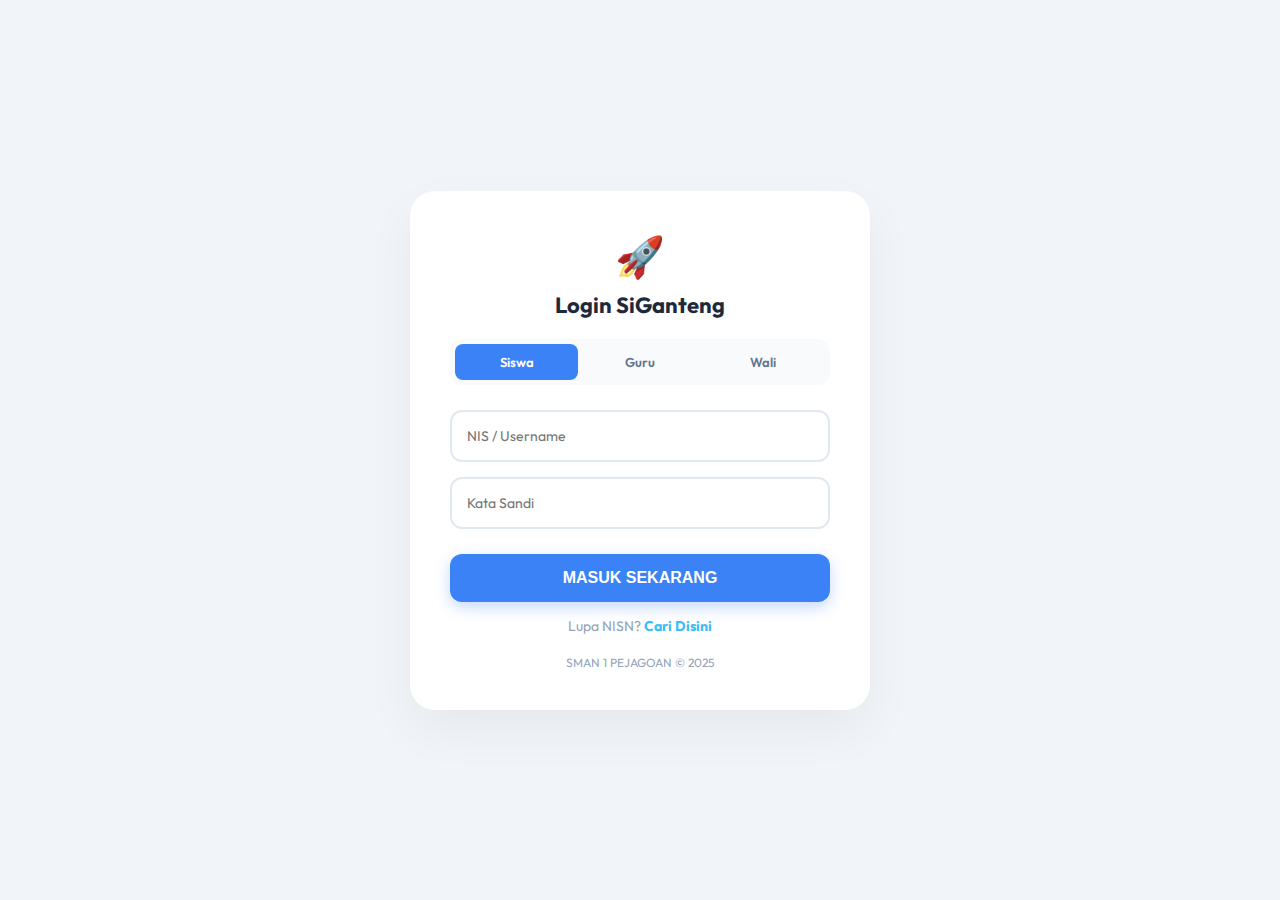
<file: index.html>
<!DOCTYPE html>
<html lang="id">
<head>
    <meta charset="UTF-8">
    <meta name="viewport" content="width=device-width, initial-scale=1.0">
    <title>Masuk - SiGanteng</title>
    <link href="https://fonts.googleapis.com/css2?family=Outfit:wght@300;400;600;700&display=swap" rel="stylesheet">
    <style>
        body { font-family: 'Outfit', sans-serif; background: #f1f5f9; display: flex; justify-content: center; align-items: center; height: 100vh; margin: 0; }
        .login-card { background: white; padding: 40px; border-radius: 25px; box-shadow: 0 20px 50px rgba(0,0,0,0.05); width: 100%; max-width: 380px; text-align: center; }
        .logo { font-size: 40px; margin-bottom: 10px; }
        h3 { margin: 0 0 20px; color: #1e293b; font-size: 22px; }
        
        .tab-group { display: flex; margin-bottom: 25px; background: #f8fafc; padding: 5px; border-radius: 12px; }
        .tab { flex: 1; padding: 10px; border-radius: 8px; cursor: pointer; font-size: 13px; font-weight: 600; color: #64748b; transition: 0.3s; }
        .tab.active { background: #3b82f6; color: white; shadow: 0 2px 10px rgba(59, 130, 246, 0.3); }

        input { width: 100%; padding: 15px; margin-bottom: 15px; border: 2px solid #e2e8f0; border-radius: 12px; box-sizing: border-box; font-family: inherit; font-size: 14px; outline: none; transition: 0.3s; }
        input:focus { border-color: #3b82f6; }
        
        button { width: 100%; padding: 15px; background: #3b82f6; color: white; border: none; border-radius: 12px; font-weight: 700; cursor: pointer; font-size: 16px; margin-top: 10px; transition: 0.3s; box-shadow: 0 5px 15px rgba(59, 130, 246, 0.3); }
        button:hover { background: #2563eb; transform: translateY(-2px); }
        
        .footer { margin-top: 20px; font-size: 12px; color: #94a3b8; }
    </style>
</head>
<body>
    <div class="login-card">
        <div class="logo">🚀</div>
        <h3>Login SiGanteng</h3>
        
        <div class="tab-group">
            <div class="tab active" onclick="pilihRole('siswa')">Siswa</div>
            <div class="tab" onclick="pilihRole('admin')">Guru</div>
            <div class="tab" onclick="pilihRole('wali')">Wali</div>
        </div>

        <form onsubmit="prosesLogin(event)">
            <input type="text" id="username" placeholder="NIS / Username" required>
            <input type="password" id="password" placeholder="Kata Sandi" required>
            <button type="submit" id="btn-login">MASUK SEKARANG</button>
        </form>
        <div style="text-align: center; margin-top: 15px;">
    <p style="color: #94a3b8; font-size: 14px;">
        Lupa NISN? 
        <a href="cek_nisn.html" style="color: #38bdf8; font-weight: bold; text-decoration: none;">Cari Disini</a>
    </p>
</div>

        <div class="footer">SMAN 1 PEJAGOAN © 2025</div>
    </div>

    <script src="./assets/js/data_sekolah.js"></script>
    
    <script>
        let roleAktif = 'siswa';

        // Cek apakah file data_sekolah.js sudah terhubung
        if (typeof dataSiswa === 'undefined') {
            alert("⚠️ PERINGATAN: File 'assets/js/data_sekolah.js' belum ditemukan atau kosong! Aplikasi tidak bisa berjalan.");
        }

        function pilihRole(role) {
            roleAktif = role;
            document.querySelectorAll('.tab').forEach(t => t.classList.remove('active'));
            event.target.classList.add('active');
            
            const userPlaceholders = {
                'siswa': 'Masukkan NIS / Username',
                'admin': 'Username Guru',
                'wali': 'NIS Anak'
            };
            document.getElementById('username').placeholder = userPlaceholders[role];
        }

        function prosesLogin(e) {
            e.preventDefault();
            const u = document.getElementById('username').value.trim(); // Hapus spasi ngga sengaja
            const p = document.getElementById('password').value.trim();
            const btn = document.getElementById('btn-login');

            btn.innerText = "Memeriksa...";
            
            setTimeout(() => {
                let userFound = null;

                // 1. LOGIKA LOGIN GURU / ADMIN
                if (roleAktif === 'admin') {
                    // Cek di array dataAdmin (Pastikan ada di data_sekolah.js)
                    if (typeof dataAdmin !== 'undefined') {
                        userFound = dataAdmin.find(d => d.username === u && d.password === p);
                    }
                    // Fallback manual kalau dataAdmin belum dibuat
                    if (!userFound && u === 'admin' && p === '123') {
                        userFound = { nama: 'Administrator', role: 'admin', username: 'admin' };
                    }
                } 
                // 2. LOGIKA LOGIN SISWA
                else if (roleAktif === 'siswa') {
                    // Cek username (NIS) & Password
                    userFound = dataSiswa.find(d => d.username === u && d.password === p);
                }
                // 3. LOGIKA LOGIN WALI
                else if (roleAktif === 'wali') {
                    // Wali login pakai NIS anak, password default 'wali' atau '123'
                    // Disini kita cari data anaknya
                    const anak = dataSiswa.find(d => d.username === u);
                    if (anak && (p === 'wali' || p === '123')) {
                        userFound = { ...anak, role: 'wali' }; // Pinjam data anak, ganti role jadi wali
                    }
                }

                // EKSEKUSI HASIL
                if (userFound) {
                    // Simpan data lengkap user ke memori browser
                    localStorage.setItem('userLoggedIn', JSON.stringify(userFound));
                    
                    // Arahkan ke halaman sesuai peran
                    if (roleAktif === 'siswa') window.location.replace('Dasbor_Siswa.html');
                    else if (roleAktif === 'admin') window.location.replace('Dasbor_Guru.html');
                    else window.location.replace('Dasbor_Wali.html');
                } else {
                    alert("❌ Login Gagal!\nPeriksa Username & Password Anda.");
                    btn.innerText = "MASUK SEKARANG";
                }
            }, 500); // Efek loading dikit
        }
    </script>
</body>
</html>
</file>
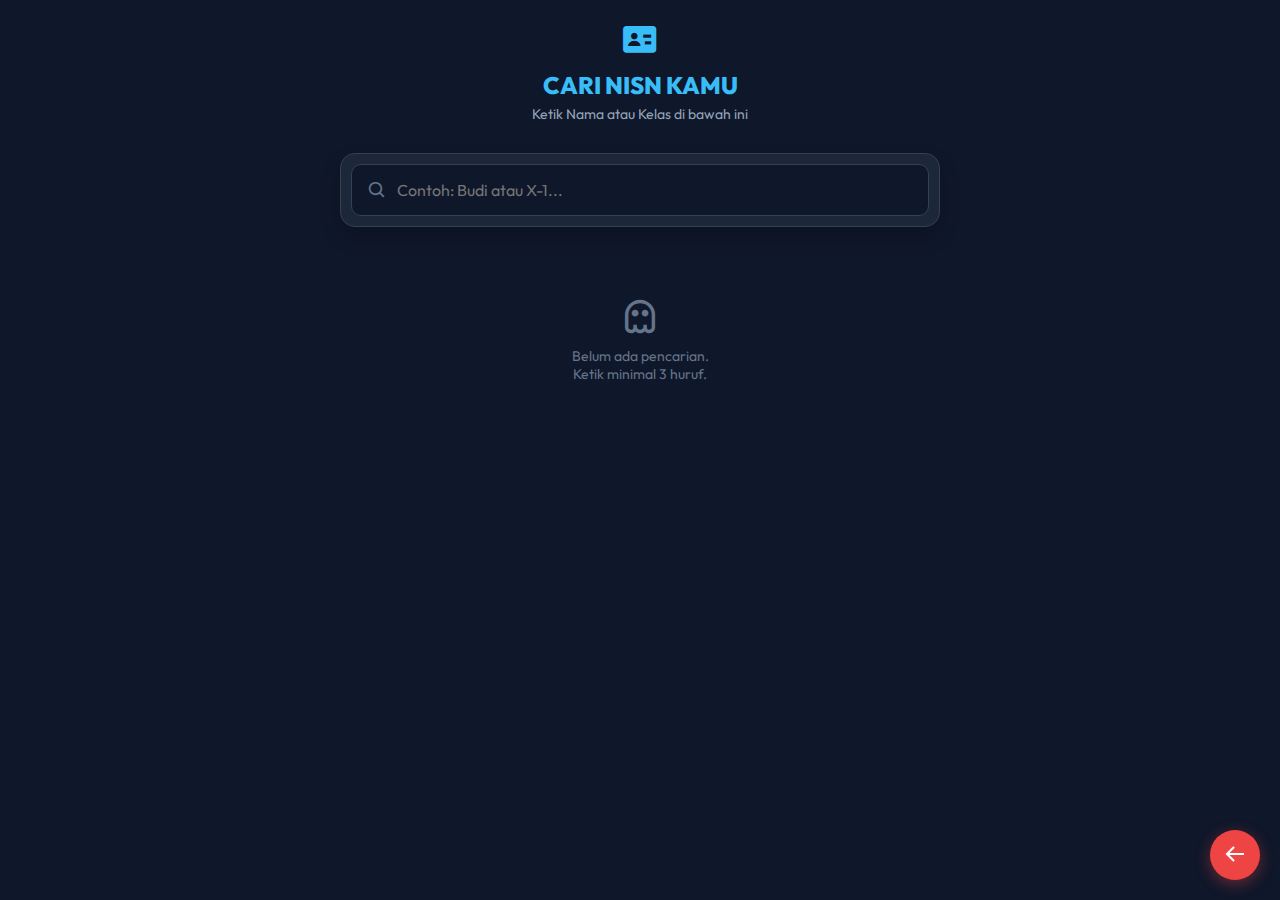
<file: (cek_nisn.html>
<!DOCTYPE html>
<html lang="id">
<head>
    <meta charset="UTF-8">
    <meta name="viewport" content="width=device-width, initial-scale=1.0">
    <title>Cari NISN - Si Ganteng</title>
    <link href="https://fonts.googleapis.com/css2?family=Outfit:wght@300;400;600;700&display=swap" rel="stylesheet">
    <link href='https://unpkg.com/boxicons@2.1.4/css/boxicons.min.css' rel='stylesheet'>
    <style>
        /* TEMA GELAP FUTURISTIK */
        body { margin:0; font-family: 'Outfit', sans-serif; background: #0f172a; color: white; display:flex; flex-direction:column; min-height:100vh; padding:20px; box-sizing:border-box; }
        
        .container { max-width: 600px; margin: 0 auto; width: 100%; }
        
        .header { text-align: center; margin-bottom: 30px; }
        .header h2 { margin: 0; color: #38bdf8; font-weight: 800; font-size: 24px; }
        .header p { margin: 5px 0 0; color: #94a3b8; font-size: 14px; }

        /* SEARCH BAR */
        .search-box { position: sticky; top: 10px; z-index: 10; background: rgba(30, 41, 59, 0.9); backdrop-filter: blur(5px); padding: 10px; border-radius: 15px; border: 1px solid #334155; box-shadow: 0 10px 20px rgba(0,0,0,0.2); }
        .input-group { display: flex; align-items: center; background: #0f172a; border-radius: 10px; padding: 5px 15px; border: 1px solid #334155; }
        .input-group i { font-size: 20px; color: #64748b; margin-right: 10px; }
        .input-group input { background: transparent; border: none; color: white; width: 100%; padding: 10px 0; font-family: inherit; font-size: 16px; outline: none; }

        /* HASIL PENCARIAN */
        .result-list { margin-top: 20px; display: flex; flex-direction: column; gap: 10px; }
        .card-siswa { background: #1e293b; padding: 15px; border-radius: 12px; border: 1px solid rgba(255,255,255,0.05); display: flex; justify-content: space-between; align-items: center; transition: 0.2s; }
        .card-siswa:active { transform: scale(0.98); background: #334155; }
        
        .info h3 { margin: 0; font-size: 16px; font-weight: 600; color: #e2e8f0; }
        .info span { font-size: 12px; background: rgba(56, 189, 248, 0.1); color: #38bdf8; padding: 2px 8px; border-radius: 4px; margin-top: 5px; display: inline-block; font-weight: 600; }
        
        .btn-copy { background: #3b82f6; color: white; border: none; padding: 8px 12px; border-radius: 8px; font-weight: 700; cursor: pointer; font-size: 12px; display: flex; align-items: center; gap: 5px; }
        .btn-copy.copied { background: #10b981; }

        .empty-state { text-align: center; color: #64748b; margin-top: 50px; font-size: 14px; }
        
        /* TOMBOL KEMBALI */
        .fab-back { position: fixed; bottom: 20px; right: 20px; background: #ef4444; color: white; width: 50px; height: 50px; border-radius: 50%; display: flex; align-items: center; justify-content: center; font-size: 24px; box-shadow: 0 4px 15px rgba(239, 68, 68, 0.4); text-decoration: none; z-index: 20; }
    </style>
</head>
<body>

    <div class="container">
        <div class="header">
            <i class='bx bxs-id-card' style="font-size: 40px; color: #38bdf8; margin-bottom: 10px;"></i>
            <h2>CARI NISN KAMU</h2>
            <p>Ketik Nama atau Kelas di bawah ini</p>
        </div>

        <div class="search-box">
            <div class="input-group">
                <i class='bx bx-search'></i>
                <input type="text" id="input-cari" placeholder="Contoh: Budi atau X-1..." onkeyup="cariSiswa()">
            </div>
        </div>

        <div class="result-list" id="hasil-cari">
            <div class="empty-state">
                <i class='bx bx-ghost' style="font-size: 40px; margin-bottom:10px;"></i><br>
                Belum ada pencarian.<br>Ketik minimal 3 huruf.
            </div>
        </div>
    </div>

    <a href="index.html" class="fab-back"><i class='bx bx-arrow-back'></i></a>

    <script src="./assets/js/data_sekolah.js"></script>
    
    <script>
        function cariSiswa() {
            const input = document.getElementById('input-cari').value.toLowerCase();
            const container = document.getElementById('hasil-cari');
            
            // Biar gak berat, cari kalau udah ketik 3 huruf
            if(input.length < 3) {
                container.innerHTML = `
                    <div class="empty-state">
                        <i class='bx bx-loader-circle' style="font-size: 24px;"></i><br>
                        Ketik minimal 3 huruf...
                    </div>`;
                return;
            }

            // Filter Data dari data_sekolah.js
            // (Pastikan dataSiswa ada isinya)
            if(typeof dataSiswa === 'undefined') {
                container.innerHTML = '<p style="text-align:center; color:red">Data Siswa Tidak Ditemukan!</p>';
                return;
            }

            const hasil = dataSiswa.filter(s => 
                s.nama.toLowerCase().includes(input) || 
                s.kelas.toLowerCase().includes(input) ||
                s.username.includes(input)
            );

            // Render Hasil
            container.innerHTML = '';
            
            if(hasil.length === 0) {
                container.innerHTML = '<div class="empty-state">Siswa tidak ditemukan 😔</div>';
                return;
            }

            // Batasi tampilan cuma 20 biar gak lag kalau kebanyakan
            hasil.slice(0, 20).forEach(s => {
                // Buat elemen
                const div = document.createElement('div');
                div.className = 'card-siswa';
                div.innerHTML = `
                    <div class="info">
                        <h3>${s.nama}</h3>
                        <span>${s.kelas}</span>
                        <div style="font-size:12px; color:#94a3b8; margin-top:2px;">NISN: <b>${s.username}</b></div>
                    </div>
                    <button class="btn-copy" onclick="copyText('${s.username}', this)">
                        <i class='bx bx-copy'></i> Salin
                    </button>
                `;
                container.appendChild(div);
            });
        }

        // Fitur Copy
        function copyText(text, btn) {
            navigator.clipboard.writeText(text).then(() => {
                const oriHTML = btn.innerHTML;
                btn.innerHTML = "<i class='bx bx-check'></i> Disalin";
                btn.classList.add('copied');
                
                // Balikin tombol setelah 1.5 detik
                setTimeout(() => {
                    btn.innerHTML = "<i class='bx bx-copy'></i> Salin";
                    btn.classList.remove('copied');
                }, 1500);
            });
        }
    </script>

</body>
</html>
</file>
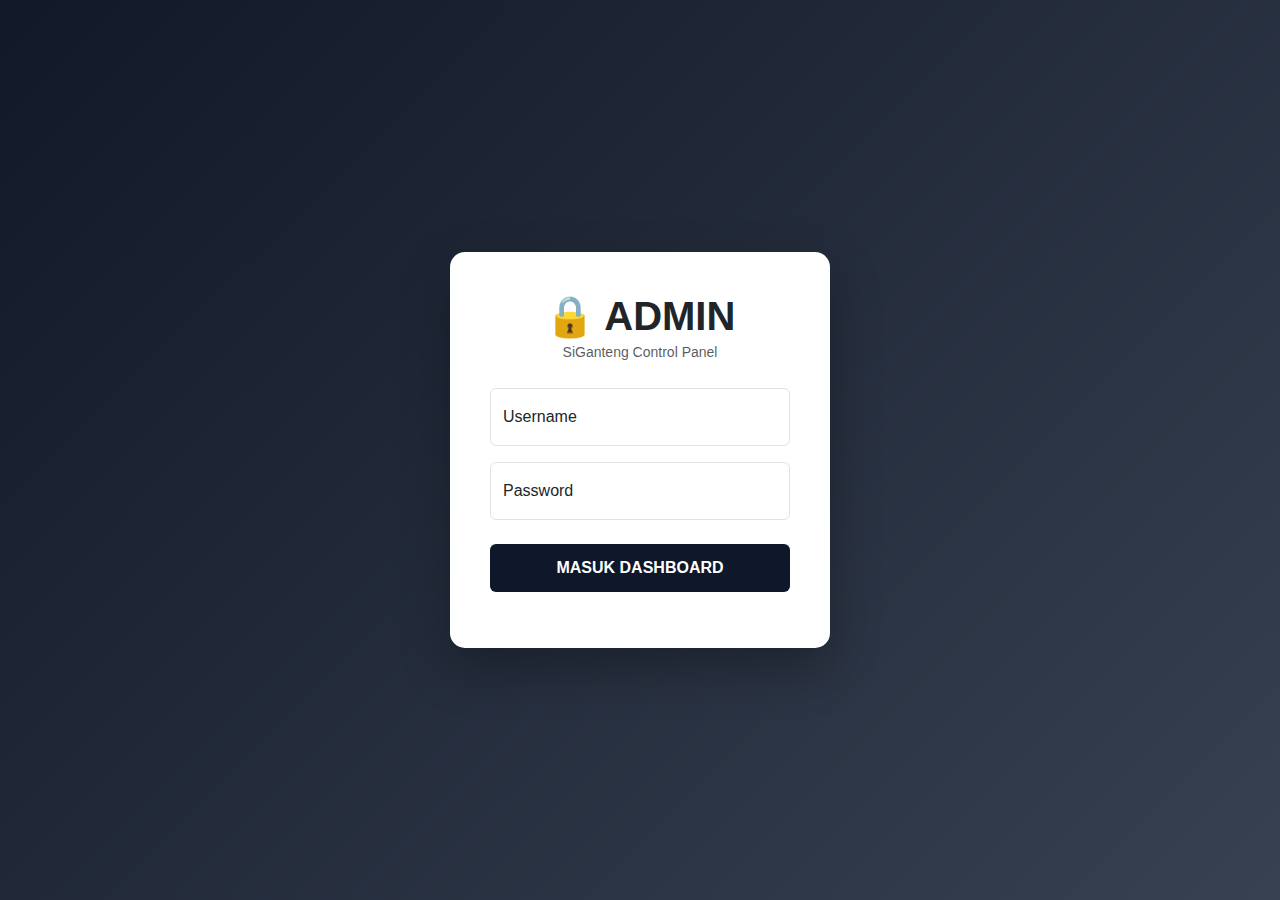
<file: dashboard_guru.html>
<script>
    // 1. GEMBOK KEAMANAN (Cek apakah Admin sudah login?)
    if (localStorage.getItem('admin_token') !== 'RAHASIA_NEGARA_SMAN1') {
        alert("Akses Ditolak! Harap Login dulu.");
        window.location.href = 'login_admin.html';
    }
</script>

<!DOCTYPE html>
<html lang="id">
<head>
    <meta charset="UTF-8">
    <meta name="viewport" content="width=device-width, initial-scale=1.0">
    <title>Admin & BK - SiGanteng</title>
    <link href="https://fonts.googleapis.com/css2?family=Outfit:wght@300;400;600;700;800&display=swap" rel="stylesheet">
    <link href='https://unpkg.com/boxicons@2.1.4/css/boxicons.min.css' rel='stylesheet'>
    
    <style>
        /* CSS LAYOUT (TIDAK BERUBAH) */
        body { margin: 0; font-family: 'Outfit', sans-serif; background-color: #f1f5f9; display: flex; height: 100vh; overflow: hidden; color: #1e293b; }
        .sidebar { width: 260px; background: linear-gradient(180deg, #0f172a 0%, #1e293b 100%); color: white; display: flex; flex-direction: column; padding: 25px; flex-shrink: 0; }
        .logo { font-size: 24px; font-weight: 800; color: #38bdf8; margin-bottom: 40px; border-bottom: 1px solid #334155; padding-bottom: 20px; text-align: center; letter-spacing: 1px; }
        .menu-item { text-decoration: none; color: #94a3b8; padding: 15px; margin-bottom: 8px; border-radius: 12px; transition: 0.3s; display: flex; align-items: center; gap: 10px; font-size: 14px; font-weight: 600; cursor: pointer; }
        .menu-item:hover, .menu-item.aktif { background-color: rgba(255,255,255,0.1); color: white; }
        .menu-logout { margin-top: auto; color: #ef4444; background: rgba(239, 68, 68, 0.1); }
        .konten-utama { flex: 1; padding: 30px; overflow-y: auto; display: flex; flex-direction: column; }
        .header-atas { background: white; padding: 20px 30px; border-radius: 20px; display: flex; justify-content: space-between; align-items: center; margin-bottom: 20px; box-shadow: 0 4px 20px rgba(0,0,0,0.03); }
        
        /* DASHBOARD */
        #view-harian { display: block; }
        .grid-stats { display: grid; grid-template-columns: repeat(4, 1fr); gap: 20px; margin-bottom: 30px; }
        .card-stat { background: white; padding: 25px; border-radius: 20px; box-shadow: 0 4px 15px rgba(0,0,0,0.03); border-bottom: 4px solid #e2e8f0; }
        .stat-hijau { border-color: #10b981; } .stat-merah { border-color: #ef4444; } .stat-kuning { border-color: #f59e0b; }
        .angka { font-size: 32px; font-weight: 800; color: #0f172a; margin: 5px 0 0; }
        
        .mbg-section { background: white; padding: 25px; border-radius: 20px; margin-bottom: 30px; border: 1px solid #e2e8f0; }
        .mbg-title { display: flex; align-items: center; justify-content: space-between; margin-bottom: 20px; border-bottom: 1px solid #f1f5f9; padding-bottom: 15px; }
        .grid-mbg { display: grid; grid-template-columns: repeat(3, 1fr); gap: 20px; }
        .btn-mbg { padding: 20px; border-radius: 15px; border: none; color: white; cursor: pointer; text-align: left; display: flex; justify-content: space-between; align-items: center; transition: 0.2s; box-shadow: 0 4px 10px rgba(0,0,0,0.1); }
        .btn-mbg:hover { transform: translateY(-3px); box-shadow: 0 8px 20px rgba(0,0,0,0.15); }
        .mbg-x { background: linear-gradient(135deg, #3b82f6, #2563eb); }
        .mbg-xi { background: linear-gradient(135deg, #10b981, #059669); }
        .mbg-xii { background: linear-gradient(135deg, #f59e0b, #d97706); }

        .grid-kelas { display: grid; grid-template-columns: repeat(auto-fill, minmax(180px, 1fr)); gap: 15px; }
        .card-kelas { background: white; padding: 20px; border-radius: 15px; text-align: center; cursor: pointer; border: 1px solid #f1f5f9; transition: 0.2s; box-shadow: 0 2px 5px rgba(0,0,0,0.02); }
        .card-kelas:hover { transform: translateY(-3px); box-shadow: 0 10px 20px rgba(0,0,0,0.05); border-color: #3b82f6; }

        /* REKAP & PREVIEW */
        #view-rekap, #view-preview-mbg { display: none; background: white; padding: 25px; border-radius: 20px; box-shadow: 0 4px 20px rgba(0,0,0,0.03); flex: 1; overflow: hidden; flex-direction: column; }
        .filter-bar { display: flex; gap: 15px; margin-bottom: 20px; flex-wrap: wrap; background: #f8fafc; padding: 15px; border-radius: 15px; border: 1px solid #e2e8f0; align-items: center; }
        select { padding: 10px 15px; border-radius: 10px; border: 1px solid #cbd5e1; font-family: inherit; font-weight: 600; color: #334155; cursor: pointer; }
        .btn-cari { background: #3b82f6; color: white; border: none; padding: 10px 20px; border-radius: 10px; font-weight: 700; cursor: pointer; }
        .btn-download { background: #10b981; color: white; border: none; padding: 10px 20px; border-radius: 10px; font-weight: 700; cursor: pointer; margin-left: auto; display: flex; align-items: center; gap: 8px; }

        .table-wrapper { flex: 1; overflow: auto; border: 1px solid #e2e8f0; border-radius: 10px; position: relative; }
        table { border-collapse: collapse; width: 100%; font-size: 13px; }
        th, td { padding: 10px; text-align: center; border: 1px solid #e2e8f0; white-space: nowrap; }
        th { background: #f1f5f9; color: #475569; font-weight: 800; position: sticky; top: 0; z-index: 10; }
        .sticky-col { position: sticky; left: 0; background: white; z-index: 5; border-right: 2px solid #e2e8f0; min-width: 150px; text-align: left; padding-left: 15px; }
        th.sticky-col { background: #f1f5f9; z-index: 11; }

        .modal-detail { position: fixed; top:0; left:0; width:100%; height:100%; background:rgba(0,0,0,0.5); display:none; align-items:center; justify-content:center; z-index: 999; }
        .box-detail { background:white; padding:30px; border-radius:20px; width:90%; max-width:800px; max-height:80vh; overflow-y:auto; }

        .bg-hijau { background: #dcfce7; color: #166534; font-weight: bold; }
        .bg-merah { background: #fee2e2; color: #991b1b; font-weight: bold; }
        td[title] { cursor: help; }
        #loading-utama { position:fixed; top:0; left:0; width:100%; height:100%; background:white; z-index:9999; display:flex; justify-content:center; align-items:center; flex-direction:column; }
    </style>
</head>
<body>

    <div id="loading-utama">
        <div class="spinner-border text-primary" style="width: 3rem; height: 3rem;"></div>
        <h3 class="mt-3 fw-bold text-primary">SiGanteng</h3>
        <p class="text-muted">Menyaring Data Siswa...</p>
    </div>

    <div class="sidebar">
        <div class="logo">🚀 SiGanteng</div>
        <div class="menu-item aktif" id="menu-harian" onclick="gantiMenu('harian')">
            <i class='bx bxs-dashboard'></i> Dashboard & MBG
        </div>
        <div class="menu-item" id="menu-rekap" onclick="gantiMenu('rekap')">
            <i class='bx bxs-calendar'></i> Rekap Bulanan
        </div>
        
        <div class="menu-item" onclick="window.open('monitor.html', '_blank')">
            <i class='bx bxs-tv'></i> Buka Layar Monitor
        </div>

        <div class="menu-item menu-logout" onclick="logout()">
            <i class='bx bx-log-out'></i> Keluar
        </div>
    </div>

    <div class="konten-utama">
        <div class="header-atas">
            <div>
                <h2 style="margin:0; font-weight:800;" id="judul-halaman">Dashboard Harian</h2>
                <p style="margin:5px 0 0; color:#64748b; font-size:14px;" id="sub-judul">Pantauan Realtime & Logistik MBG</p>
            </div>
            <div style="font-weight:700; color:#0f172a;" id="jam-real">00:00:00</div>
        </div>

        <div id="view-harian">
            <div class="grid-stats">
                <div class="card-stat stat-hijau">
                    <span style="font-size:12px; color:#64748b; font-weight:700;">TOTAL HADIR</span>
                    <p class="angka" id="stat-hadir">0</p>
                </div>
                <div class="card-stat stat-kuning">
                    <span style="font-size:12px; color:#64748b; font-weight:700;">IZIN / SAKIT</span>
                    <p class="angka" id="stat-izin">0</p>
                </div>
                <div class="card-stat stat-merah">
                    <span style="font-size:12px; color:#64748b; font-weight:700;">BELUM ABSEN</span>
                    <p class="angka" id="stat-alpha">0</p>
                </div>
                <div class="card-stat">
                    <span style="font-size:12px; color:#64748b; font-weight:700;">TOTAL SISWA (UNIK)</span>
                    <p class="angka" id="stat-total">0</p>
                </div>
            </div>

            <div class="mbg-section">
                <div class="mbg-title">
                    <h3 style="margin:0; color:#334155;"><i class='bx bxs-bowl-hot'></i> Laporan Harian Per Angkatan (MBG)</h3>
                    <span style="font-size:12px; color:#ef4444; font-weight:600;">*Data Realtime</span>
                </div>
                <div class="grid-mbg">
                    <button class="btn-mbg mbg-x" onclick="previewAngkatan('X')">
                        <div><h2 style="margin:0;">KELAS X</h2><small>Cetak Laporan Logistik</small></div>
                        <i class='bx bxs-printer' style="font-size:30px; opacity:0.5;"></i>
                    </button>
                    <button class="btn-mbg mbg-xi" onclick="previewAngkatan('XI')">
                        <div><h2 style="margin:0;">KELAS XI</h2><small>Cetak Laporan Logistik</small></div>
                        <i class='bx bxs-printer' style="font-size:30px; opacity:0.5;"></i>
                    </button>
                    <button class="btn-mbg mbg-xii" onclick="previewAngkatan('XII')">
                        <div><h2 style="margin:0;">KELAS XII</h2><small>Cetak Laporan Logistik</small></div>
                        <i class='bx bxs-printer' style="font-size:30px; opacity:0.5;"></i>
                    </button>
                </div>
            </div>

            <h3 style="color:#475569; margin-bottom:15px;">📂 Detail Per Kelas:</h3>
            <div class="grid-kelas" id="grid-kelas-container">
                <p>Memuat data kelas...</p>
            </div>
        </div>

        <div id="view-rekap">
            <div class="filter-bar">
                <select id="pilih-bulan"></select>
                <select id="pilih-tahun"></select>
                <select id="pilih-kelas-rekap"><option value="">-- Pilih Kelas --</option></select>
                <button class="btn-cari" onclick="loadRekapBulanan()">🔍 Tampilkan</button>
                <button class="btn-download" onclick="downloadTable('tabel-rekap', 'REKAP_BULANAN')">
                    <i class='bx bxs-file-export'></i> Download Excel
                </button>
            </div>
            <div class="table-wrapper">
                <table id="tabel-rekap">
                    <thead><tr id="header-row"></tr></thead>
                    <tbody id="body-rekap"><tr><td colspan="35" style="padding:30px;">Pilih filter lalu klik Tampilkan.</td></tr></tbody>
                </table>
            </div>
        </div>

        <div id="view-preview-mbg">
            <div class="filter-bar">
                <h3 style="margin:0; flex:1;" id="judul-preview">Laporan Logistik Kelas X</h3>
                <button class="btn-cari" onclick="kembaliKeDash()" style="background:#64748b;">Kembali</button>
                <button class="btn-download" onclick="downloadTable('tabel-mbg', 'LAPORAN_MBG')">
                    <i class='bx bxs-printer'></i> Print / Download
                </button>
            </div>
            <div class="table-wrapper">
                <table id="tabel-mbg" style="min-width: 100%;">
                    <thead>
                        <tr style="background:#f1f5f9;">
                            <th>No</th>
                            <th style="text-align:left;">Nama Kelas</th>
                            <th>Total Siswa</th>
                            <th class="bg-hijau">Hadir (Jatah Makan)</th>
                            <th class="bg-merah">Tidak Hadir (Sisa)</th>
                        </tr>
                    </thead>
                    <tbody id="body-mbg"></tbody>
                </table>
            </div>
        </div>

        <div class="modal-detail" id="modal-detail">
            <div class="box-detail">
                <div style="display:flex; justify-content:space-between; margin-bottom:20px;">
                    <h2 style="margin:0;" id="judul-modal">Detail Kelas</h2>
                    <button onclick="tutupModal()" style="background:#ef4444; color:white; border:none; padding:5px 15px; border-radius:5px; cursor:pointer;">Tutup</button>
                </div>
                <p class="small text-muted mb-3">*Jika ada nama ganda, cek NISN-nya.</p>
                <table style="min-width:100%;">
                    <thead>
                        <tr style="background:#f1f5f9;">
                            <th>No</th>
                            <th>NISN</th>
                            <th>Nama Siswa</th>
                            <th>Status</th>
                            <th>Jam Masuk</th>
                            <th>Keterangan</th>
                        </tr>
                    </thead>
                    <tbody id="body-detail-harian"></tbody>
                </table>
            </div>
        </div>

    </div>

    <script type="module">
        import { initializeApp } from "https://www.gstatic.com/firebasejs/10.12.0/firebase-app.js";
        import { getFirestore, collection, query, where, getDocs, orderBy, onSnapshot } from "https://www.gstatic.com/firebasejs/10.12.0/firebase-firestore.js";

        const firebaseConfig = {
            apiKey: "AIzaSyBXWR-_aJyoMrUjTeNQYlcPD8p3eu58yOo",
            authDomain: "siganteng-absensi.firebaseapp.com",
            databaseURL: "https://siganteng-absensi-default-rtdb.asia-southeast1.firebasedatabase.app",
            projectId: "siganteng-absensi",
            storageBucket: "siganteng-absensi.firebasestorage.app", 
            messagingSenderId: "917873420012",
            appId: "1:917873420012:web:0fe1a9eddc5f94959ba7c9"
        };

        const app = initializeApp(firebaseConfig);
        const db = getFirestore(app);

        let listSiswa = [];
        let kelompokKelas = {};
        let listKelas = [];
        let dataHarianCache = {};

        window.addEventListener('load', async () => {
            await tarikDataSiswa();
            setupDropdown();
            pantauHarianRealtime();
            document.getElementById('loading-utama').style.display = 'none';
        });

        // 1. TARIK DATA SISWA (ANTI GANDA)
        async function tarikDataSiswa() {
            try {
                const q = query(collection(db, "users")); 
                const snap = await getDocs(q);
                
                listSiswa = [];
                kelompokKelas = {};
                const nisnTerdaftar = new Set(); 

                snap.forEach(doc => {
                    const s = doc.data();
                    const nisnClean = String(s.username).replace(/[^a-zA-Z0-9]/g, ''); 
                    const kelasClean = String(s.kelas).trim();

                    if (!nisnTerdaftar.has(nisnClean)) {
                        nisnTerdaftar.add(nisnClean); 
                        const siswaObj = { ...s, username: nisnClean, kelas: kelasClean };
                        
                        listSiswa.push(siswaObj);
                        if(!kelompokKelas[kelasClean]) kelompokKelas[kelasClean] = [];
                        kelompokKelas[kelasClean].push(siswaObj);
                    }
                });

                listKelas = Object.keys(kelompokKelas).sort();
                
                const sel = document.getElementById('pilih-kelas-rekap');
                sel.innerHTML = '<option value="">-- Pilih Kelas --</option>';
                listKelas.forEach(k => sel.add(new Option(k, k)));

                document.getElementById('stat-total').innerText = listSiswa.length;

            } catch (e) {
                alert("Gagal tarik data siswa: " + e.message);
            }
        }

        // 2. PANTAU HARIAN
        function pantauHarianRealtime() {
            const todayStr = new Date().toLocaleDateString('fr-CA'); 
            const q = query(collection(db, "absensi"), where("tanggal", "==", todayStr));

            onSnapshot(q, (snap) => {
                dataHarianCache = {}; 
                let hadir = 0, izin = 0;

                snap.forEach(doc => {
                    const data = doc.data();
                    const nisnClean = String(data.nisn).replace(/[^a-zA-Z0-9]/g, ''); 
                    dataHarianCache[nisnClean] = data;

                    const st = data.status_terakhir;
                    if(st === 'Masuk' || st === 'Terlambat' || st === 'Kembali' || st === 'Pulang' || st === 'Izin Keluar') hadir++;
                    else if(st === 'Sakit' || st === 'Izin') izin++;
                });

                document.getElementById('stat-hadir').innerText = hadir;
                document.getElementById('stat-izin').innerText = izin;
                document.getElementById('stat-alpha').innerText = listSiswa.length - (hadir + izin);

                renderGridKelas();
            });
        }

        function renderGridKelas() {
            const container = document.getElementById('grid-kelas-container');
            container.innerHTML = '';

            listKelas.forEach(kls => {
                let hadirKls = 0;
                let totKls = kelompokKelas[kls] ? kelompokKelas[kls].length : 0;
                
                if(kelompokKelas[kls]) {
                    kelompokKelas[kls].forEach(s => { 
                        if(dataHarianCache[s.username]) hadirKls++; 
                    });
                }
                
                let pct = totKls > 0 ? (hadirKls/totKls)*100 : 0;
                let color = pct == 100 ? '#10b981' : (pct > 50 ? '#3b82f6' : '#f59e0b');

                container.innerHTML += `
                    <div class="card-kelas" onclick="window.bukaModalHarian('${kls}')" style="border-left:5px solid ${color}">
                        <h3 style="margin:0; font-size:18px;">${kls}</h3>
                        <p style="margin:5px 0; font-size:12px; color:#64748b;">${totKls} Siswa</p>
                        <div style="margin-top:10px; font-weight:bold; color:${color};">${hadirKls} Data Masuk</div>
                    </div>`;
            });
        }

        // 3. REKAP BULANAN
        window.loadRekapBulanan = async function() {
            const bln = parseInt(document.getElementById('pilih-bulan').value);
            const thn = document.getElementById('pilih-tahun').value;
            const kls = document.getElementById('pilih-kelas-rekap').value;

            if(!kls) { alert("Pilih kelas dulu!"); return; }

            const tbody = document.getElementById('body-rekap');
            const thead = document.getElementById('header-row');
            tbody.innerHTML = '<tr><td colspan="35">⏳ Sedang menarik data dari Firestore...</td></tr>';

            const jmlHari = new Date(thn, bln + 1, 0).getDate();
            let htmlHead = `<th class="sticky-col">No</th><th class="sticky-col">Nama Siswa</th>`;
            for(let d=1; d<=jmlHari; d++) htmlHead += `<th>${d}</th>`;
            htmlHead += `<th class="bg-hijau">H</th><th style="background:#fef3c7">I</th><th class="bg-merah">A</th>`;
            thead.innerHTML = htmlHead;

            const blnStr = (bln+1).toString().padStart(2, '0');
            const startStr = `${thn}-${blnStr}-01`;
            const endStr = `${thn}-${blnStr}-31`;

            try {
                const q = query(collection(db, "absensi"), where("tanggal", ">=", startStr), where("tanggal", "<=", endStr));
                const snap = await getDocs(q);
                
                let mapAbsen = {}; 
                snap.forEach(doc => {
                    const d = doc.data();
                    if (String(d.kelas).trim() === kls) {
                        const nisn = String(d.nisn).replace(/[^a-zA-Z0-9]/g, '');
                        if(!mapAbsen[nisn]) mapAbsen[nisn] = {};
                        mapAbsen[nisn][d.tanggal] = d;
                    }
                });

                let htmlBody = '';
                if (!kelompokKelas[kls]) {
                    tbody.innerHTML = '<tr><td colspan="35">Data kelas tidak ditemukan.</td></tr>'; return;
                }

                const siswaUrut = kelompokKelas[kls].sort((a,b) => a.nama.localeCompare(b.nama));

                siswaUrut.forEach((s, i) => {
                    let row = `<td>${i+1}</td><td class="sticky-col" style="font-weight:600;">${s.nama}</td>`;
                    let h=0, iz=0, a=0;
                    for(let d=1; d<=jmlHari; d++) {
                        const tglCek = `${thn}-${blnStr}-${d.toString().padStart(2, '0')}`;
                        const dataHari = mapAbsen[s.username] && mapAbsen[s.username][tglCek]; 
                        let cell = '-', cls = '', tooltip = '';
                        const dayNum = new Date(tglCek).getDay();
                        const isPassed = new Date(tglCek) <= new Date();

                        if(dataHari) {
                            const st = dataHari.status_terakhir;
                            if(st === 'Masuk' || st === 'Terlambat' || st === 'Pulang' || st === 'Kembali' || st === 'Izin Keluar') {
                                cell = 'H'; cls = 'sel-hadir'; h++;
                                const jm = dataHari.jam_masuk ? new Date(dataHari.jam_masuk.seconds * 1000).toLocaleTimeString('id-ID', {hour:'2-digit', minute:'2-digit'}) : '-';
                                const jp = dataHari.jam_pulang ? new Date(dataHari.jam_pulang.seconds * 1000).toLocaleTimeString('id-ID', {hour:'2-digit', minute:'2-digit'}) : '-';
                                tooltip = `Masuk: ${jm} | Pulang: ${jp}`;
                            } else { cell = 'I'; cls = 'sel-izin'; iz++; tooltip = dataHari.keterangan; }
                        } else {
                            if(dayNum===0||dayNum===6) { cell=''; cls='sel-libur'; }
                            else if(isPassed) { cell='A'; cls='sel-alpha'; a++; }
                        }
                        
                        let style = "";
                        if(cls==='sel-hadir') style="background:#dcfce7; color:green; font-weight:bold;";
                        if(cls==='sel-izin') style="background:#fef3c7; color:#b45309; font-weight:bold;";
                        if(cls==='sel-alpha') style="background:#fee2e2; color:red;";
                        row += `<td style="${style}" title="${tooltip}">${cell}<span style="display:none;">${tooltip}</span></td>`;
                    }
                    row += `<td style="font-weight:bold;">${h}</td><td>${iz}</td><td style="color:red; font-weight:bold;">${a}</td>`;
                    htmlBody += `<tr>${row}</tr>`;
                });
                tbody.innerHTML = htmlBody;

            } catch(e) {
                alert("Gagal Rekap: " + e.message);
            }
        }

        window.previewAngkatan = function(tingkat) {
            document.getElementById('view-harian').style.display = 'none';
            document.getElementById('view-preview-mbg').style.display = 'flex';
            document.getElementById('judul-preview').innerText = `Laporan Logistik Harian - Tingkat ${tingkat}`;

            const tbody = document.getElementById('body-mbg');
            tbody.innerHTML = '';

            const kelasTarget = listKelas.filter(k => {
                const n = k.toUpperCase();
                if(n.includes("GOPLE")) return false; 
                return (tingkat==='X' && (n.startsWith('X ') || n.startsWith('10'))) ||
                       (tingkat==='XI' && (n.startsWith('XI ') || n.startsWith('11'))) ||
                       (tingkat==='XII' && (n.startsWith('XII ') || n.startsWith('12')));
            });

            let no=1, gTot=0, gHad=0, gSis=0;
            kelasTarget.forEach(kls => {
                let tot = kelompokKelas[kls] ? kelompokKelas[kls].length : 0;
                let had = 0;
                if (kelompokKelas[kls]) {
                    kelompokKelas[kls].forEach(s => { if(dataHarianCache[s.username]) had++; });
                }
                let sis = tot - had;
                gTot+=tot; gHad+=had; gSis+=sis;
                tbody.innerHTML += `<tr><td>${no++}</td><td style="text-align:left;">${kls}</td><td>${tot}</td><td class="bg-hijau">${had}</td><td class="bg-merah">${sis}</td></tr>`;
            });
            tbody.innerHTML += `<tr style="background:#e2e8f0; font-weight:800;"><td colspan="2">TOTAL</td><td>${gTot}</td><td style="color:#166534;">${gHad} JATAH</td><td style="color:#991b1b;">${gSis} SISA</td></tr>`;
        }

        window.bukaModalHarian = function(kelas) {
            document.getElementById('modal-detail').style.display = 'flex';
            document.getElementById('judul-modal').innerText = `Detail Harian - ${kelas}`;
            const tbody = document.getElementById('body-detail-harian');
            tbody.innerHTML = '<tr><td colspan="6">Memuat...</td></tr>';
            
            if (kelompokKelas[kelas]) {
                const siswaUrut = kelompokKelas[kelas].sort((a,b) => a.nama.localeCompare(b.nama));
                let html = '';
                siswaUrut.forEach((s, i) => {
                    const data = dataHarianCache[s.username];
                    let st = '<span style="color:red">Alpha</span>', jam = '-', ket = '-';
                    if(data) {
                        const status = data.status_terakhir;
                        const jamObj = data.jam_masuk ? new Date(data.jam_masuk.seconds*1000) : null;
                        jam = jamObj ? jamObj.toLocaleTimeString('id-ID', {hour:'2-digit', minute:'2-digit'}) : '-';
                        if(status === 'Masuk' || status === 'Terlambat' || status === 'Pulang' || status === 'Izin Keluar') {
                            st = `<span style="color:green; font-weight:bold">${status}</span>`;
                            if(data.riwayat_kegiatan) ket = data.riwayat_kegiatan[data.riwayat_kegiatan.length-1];
                        } else { st = `<span style="color:orange">${status}</span>`; ket = data.keterangan; }
                    }
                    html += `<tr><td>${i+1}</td><td>${s.username}</td><td style="text-align:left;">${s.nama}</td><td>${st}</td><td>${jam}</td><td>${ket}</td></tr>`;
                });
                tbody.innerHTML = html;
            }
        }

        window.gantiMenu = (m) => {
            document.querySelectorAll('.menu-item').forEach(e=>e.classList.remove('aktif'));
            document.getElementById('view-harian').style.display = 'none';
            document.getElementById('view-rekap').style.display = 'none';
            document.getElementById('view-preview-mbg').style.display = 'none';
            if(m==='harian'){ document.getElementById('menu-harian').classList.add('aktif'); document.getElementById('view-harian').style.display='block'; }
            if(m==='rekap'){ document.getElementById('menu-rekap').classList.add('aktif'); document.getElementById('view-rekap').style.display='flex'; }
        }
        window.kembaliKeDash = () => window.gantiMenu('harian');
        window.tutupModal = () => document.getElementById('modal-detail').style.display='none';
        
        window.logout = () => { 
            if(confirm("Keluar Admin?")) {
                localStorage.removeItem('admin_token'); // Hapus kunci
                window.location.href='login_admin.html'; 
            }
        }
        
        window.downloadTable = (tableId, filename) => {
             const table = document.getElementById(tableId);
             let html = table.outerHTML;
             html = html.replace(/<span style="display:none;">/g, '<br><span style="font-size:10px; color:gray;">');
             html = html.replace(/<table/g, '<table border="1" style="font-family:Arial; border-collapse:collapse;"');
             const link = document.createElement("a");
             link.href = 'data:application/vnd.ms-excel;charset=utf-8,' + encodeURIComponent(html);
             link.download = `${filename}_${new Date().getTime()}.xls`;
             document.body.appendChild(link); link.click(); document.body.removeChild(link);
        }

        function setupDropdown() {
            const today = new Date();
            const bulanNames = ["Januari", "Februari", "Maret", "April", "Mei", "Juni", "Juli", "Agustus", "September", "Oktober", "November", "Desember"];
            const selBulan = document.getElementById('pilih-bulan');
            bulanNames.forEach((b, i) => { let opt = new Option(b, i); if(i === today.getMonth()) opt.selected = true; selBulan.add(opt); });
            const selTahun = document.getElementById('pilih-tahun');
            selTahun.add(new Option(today.getFullYear(), today.getFullYear()));
        }
        
        setInterval(() => { document.getElementById('jam-real').innerText = new Date().toLocaleTimeString('id-ID'); }, 1000);

    </script>
</body>
</html>
</file>
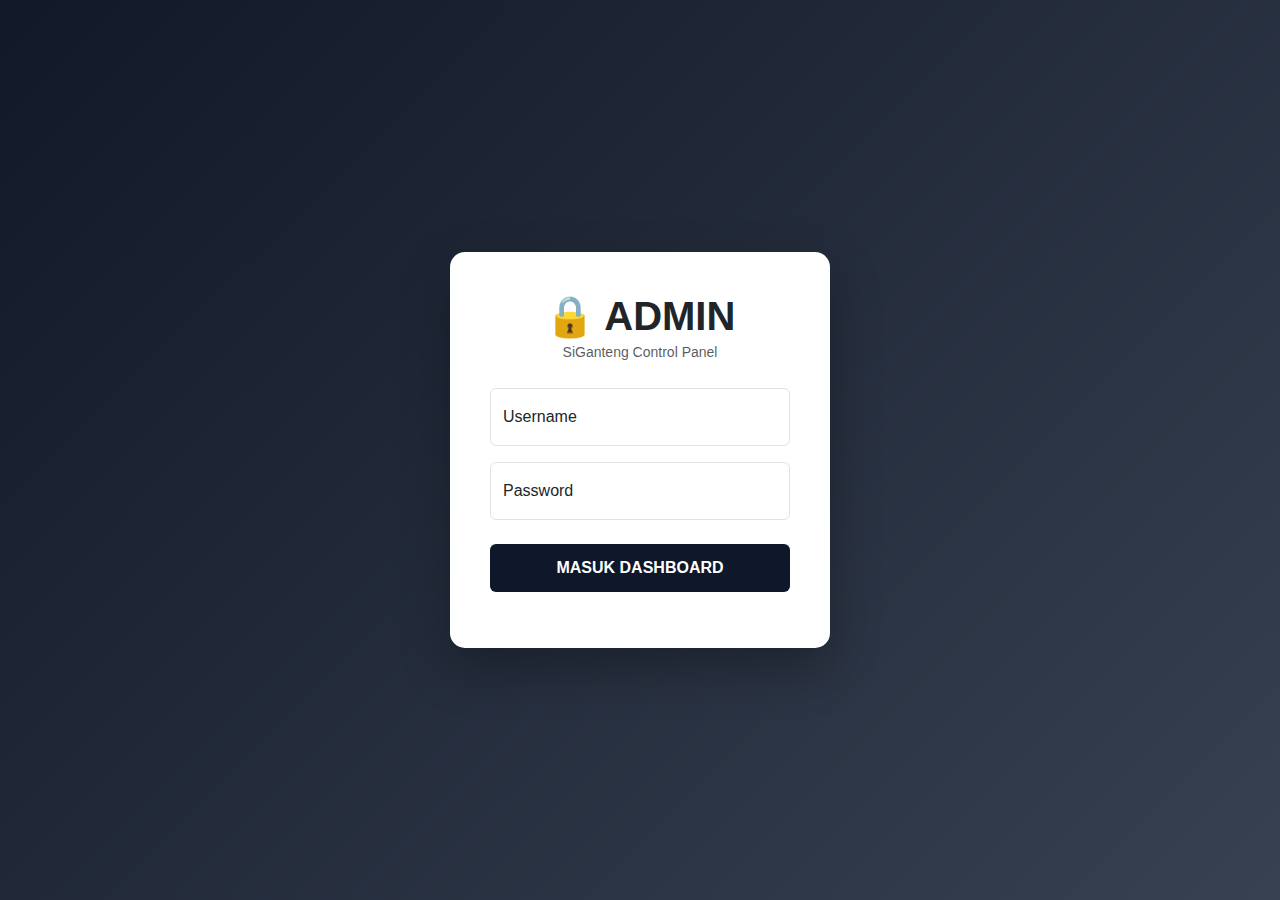
<file: login_admin.html>
<!DOCTYPE html>
<html lang="id">
<head>
    <meta charset="UTF-8">
    <meta name="viewport" content="width=device-width, initial-scale=1.0">
    <title>Login Admin - SiGanteng</title>
    <link href="https://cdn.jsdelivr.net/npm/bootstrap@5.3.0/dist/css/bootstrap.min.css" rel="stylesheet">
    <link rel="stylesheet" href="https://cdn.jsdelivr.net/npm/bootstrap-icons@1.11.1/font/bootstrap-icons.css">
    
    <style>
        body {
            background: linear-gradient(135deg, #111827 0%, #374151 100%);
            height: 100vh; display: flex; align-items: center; justify-content: center; font-family: sans-serif;
        }
        .login-card {
            background: white; border-radius: 15px; padding: 40px; width: 100%; max-width: 380px;
            box-shadow: 0 20px 50px rgba(0,0,0,0.3); text-align: center;
        }
        .btn-login { width: 100%; padding: 12px; font-weight: bold; background: #0f172a; border: none; }
        .btn-login:hover { background: #334155; }
    </style>
</head>
<body>

    <div class="login-card">
        <div class="mb-4">
            <h1 class="fw-bold mb-0">🔒 ADMIN</h1>
            <small class="text-muted">SiGanteng Control Panel</small>
        </div>

        <form onsubmit="event.preventDefault(); cekLogin();">
            <div class="form-floating mb-3">
                <input type="text" class="form-control" id="user" placeholder="Username" required>
                <label>Username</label>
            </div>
            <div class="form-floating mb-4">
                <input type="password" class="form-control" id="pass" placeholder="Password" required>
                <label>Password</label>
            </div>
            <button type="submit" class="btn btn-primary btn-login">MASUK DASHBOARD</button>
        </form>
        <div id="msg" class="text-danger mt-3 small fw-bold"></div>
    </div>

    <script>
        function cekLogin() {
            const u = document.getElementById('user').value;
            const p = document.getElementById('pass').value;

            // --- MASTER KEY (KUNCI RAHASIA) ---
            // Nanti bisa diganti atau ditaruh di database
            if(u === 'admin' && p === 'admin123') {
                // Simpan "Tiket Masuk" di browser
                localStorage.setItem('admin_token', 'RAHASIA_NEGARA_SMAN1');
                window.location.href = 'dashboard_guru.html';
            } else {
                document.getElementById('msg').innerText = "Username / Password Salah!";
            }
        }
    </script>
</body>
</html>
</file>
